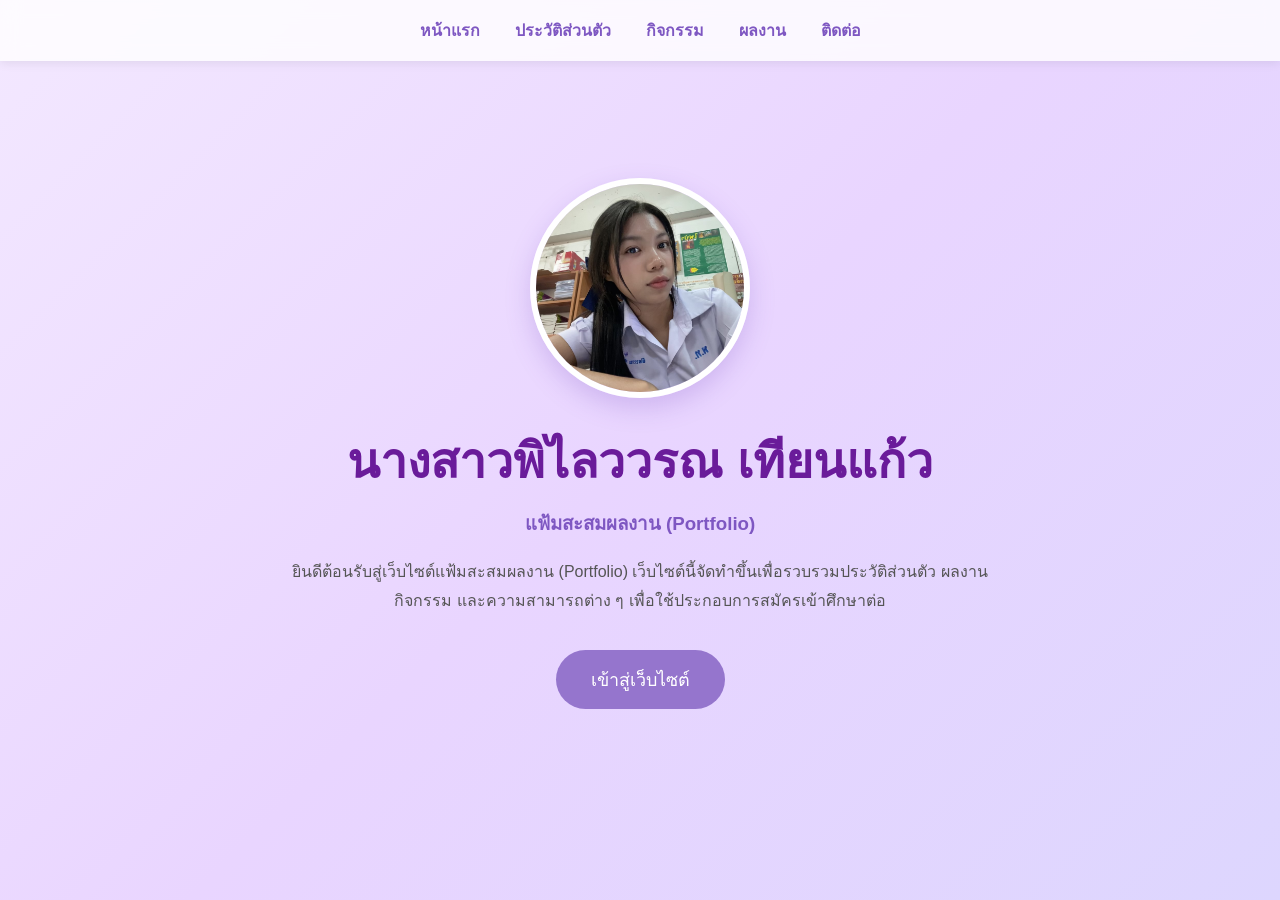
<file: index.html>
<!DOCTYPE html>
<html lang="th">
<head>
<meta charset="UTF-8">
<meta name="viewport" content="width=device-width, initial-scale=1.0">
<title>Portfolio | หน้าแรก</title>

<style>

*{
    margin:0;
    padding:0;
    box-sizing:border-box;
    font-family:'Kanit',sans-serif;
}

body{
    background:linear-gradient(135deg,#F3E8FF,#E9D5FF,#DDD6FE);
    min-height:100vh;
}

nav{
    background:rgba(255,255,255,0.8);
    backdrop-filter:blur(10px);
    display:flex;
    justify-content:center;
    gap:35px;
    padding:18px;
    box-shadow:0 2px 10px rgba(0,0,0,.08);
}

nav a{
    text-decoration:none;
    color:#7E57C2;
    font-weight:bold;
    transition:.3s;
}

nav a:hover{
    color:#5E35B1;
}

.hero{
    display:flex;
    flex-direction:column;
    justify-content:center;
    align-items:center;
    text-align:center;
    height:85vh;
    padding:20px;
}

.hero img{
    width:220px;
    height:220px;
    border-radius:50%;
    object-fit:cover;
    border:6px solid white;
    box-shadow:0 10px 25px rgba(126,87,194,.25);
}

.hero h1{
    margin-top:25px;
    font-size:48px;
    color:#6A1B9A;
}

.hero h3{
    margin-top:10px;
    color:#7E57C2;
}

.hero p{
    max-width:700px;
    margin-top:20px;
    color:#555;
    line-height:1.8;
}

.btn{
    margin-top:35px;
    background:#9575CD;
    color:white;
    padding:15px 35px;
    border-radius:50px;
    text-decoration:none;
    transition:.3s;
    font-size:18px;
}

.btn:hover{
    background:#7E57C2;
}

</style>

</head>

<body>

<nav>
<a href="index.html">หน้าแรก</a>
<a href="about.html">ประวัติส่วนตัว</a>
<a href="activities.html">กิจกรรม</a>
<a href="achievements.html">ผลงาน</a>
<a href="contact.html">ติดต่อ</a>
</nav>

<section class="hero">

<img src="images/IMG_5996.jpeg">

<h1>นางสาวพิไลววรณ เทียนแก้ว</h1>

<h3>แฟ้มสะสมผลงาน (Portfolio)</h3>

<p>
ยินดีต้อนรับสู่เว็บไซต์แฟ้มสะสมผลงาน (Portfolio)
เว็บไซต์นี้จัดทำขึ้นเพื่อรวบรวมประวัติส่วนตัว ผลงาน กิจกรรม
และความสามารถต่าง ๆ เพื่อใช้ประกอบการสมัครเข้าศึกษาต่อ
</p>

<a href="about.html" class="btn">เข้าสู่เว็บไซต์</a>

</section>

</body>
</html>
</file>
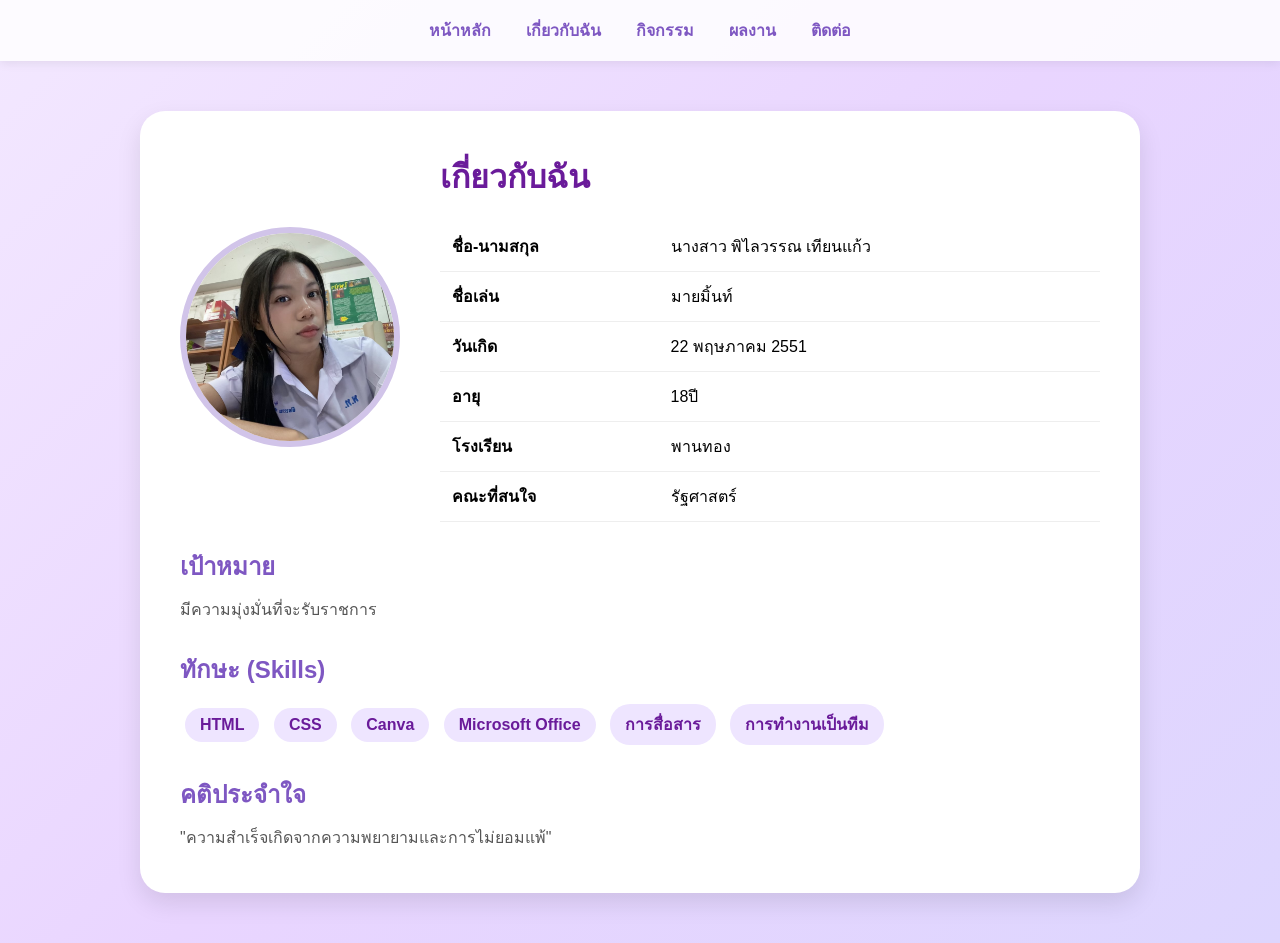
<file: about.html>
<!DOCTYPE html>
<html lang="th">
<head>
<meta charset="UTF-8">
<meta name="viewport" content="width=device-width, initial-scale=1.0">
<title>เกี่ยวกับฉัน</title>

<style>

*{
margin:0;
padding:0;
box-sizing:border-box;
font-family:'Kanit',sans-serif;
}

body{
background:linear-gradient(135deg,#F3E8FF,#E9D5FF,#DDD6FE);
}

nav{
background:rgba(255,255,255,.85);
padding:18px;
display:flex;
justify-content:center;
gap:35px;
box-shadow:0 2px 10px rgba(0,0,0,.08);
}

nav a{
text-decoration:none;
color:#7E57C2;
font-weight:bold;
}

nav a:hover{
color:#5E35B1;
}

.container{
max-width:1000px;
margin:50px auto;
background:white;
padding:40px;
border-radius:25px;
box-shadow:0 10px 25px rgba(0,0,0,.1);
}

.profile{
display:flex;
flex-wrap:wrap;
align-items:center;
justify-content:center;
gap:40px;
}

.profile img{
width:220px;
height:220px;
border-radius:50%;
object-fit:cover;
border:6px solid #D1C4E9;
}

.info{
flex:1;
min-width:280px;
}

h1{
color:#6A1B9A;
margin-bottom:20px;
}

h2{
color:#7E57C2;
margin-top:25px;
margin-bottom:10px;
}

p{
line-height:1.8;
color:#555;
}

table{
width:100%;
border-collapse:collapse;
margin-top:15px;
}

table td{
padding:12px;
border-bottom:1px solid #eee;
}

.skill{
background:#EEE5FF;
padding:8px 15px;
border-radius:20px;
display:inline-block;
margin:5px;
color:#6A1B9A;
font-weight:bold;
}

</style>

</head>

<body>

<nav>
<a href="index.html">หน้าหลัก</a>
<a href="about.html">เกี่ยวกับฉัน</a>
<a href="activities.html">กิจกรรม</a>
<a href="achievements.html">ผลงาน</a>
<a href="contact.html">ติดต่อ</a>
</nav>

<div class="container">

<div class="profile">

<img src="images/IMG_5996.jpeg">

<div class="info">

<h1>เกี่ยวกับฉัน</h1>

<table>
<tr>
<td><strong>ชื่อ-นามสกุล</strong></td>
<td>นางสาว พิไลวรรณ เทียนแก้ว</td>
</tr>

<tr>
<td><strong>ชื่อเล่น</strong></td>
<td>มายมิ้นท์</td>
</tr>

<tr>
<td><strong>วันเกิด</strong></td>
<td>22 พฤษภาคม 2551</td>
</tr>

<tr>
<td><strong>อายุ</strong></td>
<td>18ปี</td>
</tr>

<tr>
<td><strong>โรงเรียน</strong></td>
<td>พานทอง</td>
</tr>

<tr>
<td><strong>คณะที่สนใจ</strong></td>
<td>รัฐศาสตร์</td>
</tr>

</table>

</div>

</div>

<h2>เป้าหมาย</h2>

<p>
มีความมุ่งมั่นที่จะรับราชการ
</p>

<h2>ทักษะ (Skills)</h2>

<span class="skill">HTML</span>
<span class="skill">CSS</span>
<span class="skill">Canva</span>
<span class="skill">Microsoft Office</span>
<span class="skill">การสื่อสาร</span>
<span class="skill">การทำงานเป็นทีม</span>

<h2>คติประจำใจ</h2>

<p>
"ความสำเร็จเกิดจากความพยายามและการไม่ยอมแพ้"
</p>

</div>

</body>
</html>
</file>
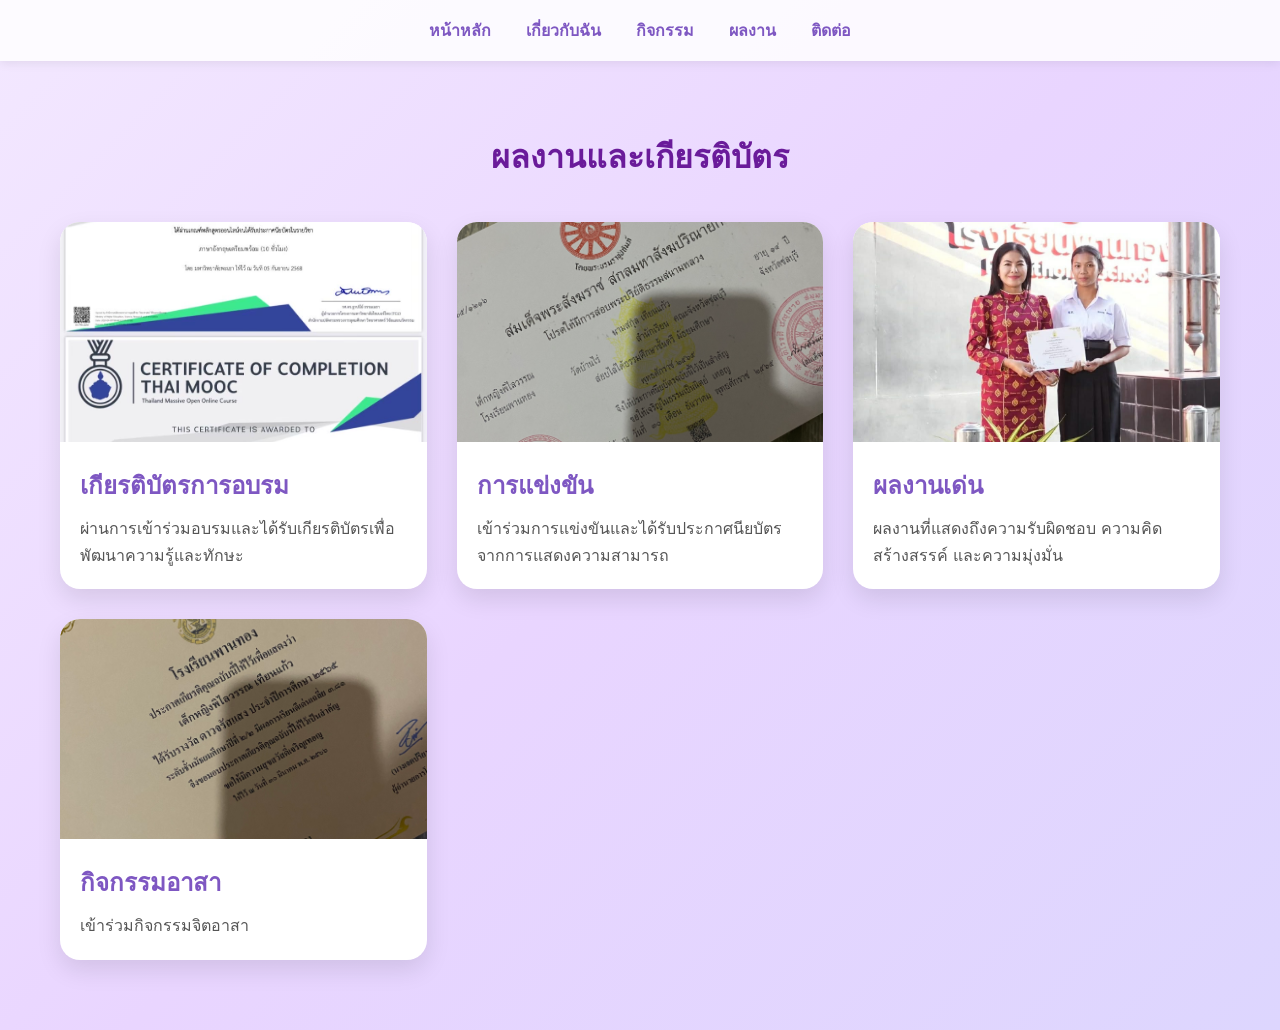
<file: achievements.html>
<!DOCTYPE html>
<html lang="th">
<head>
<meta charset="UTF-8">
<meta name="viewport" content="width=device-width, initial-scale=1.0">
<title>ผลงานและเกียรติบัตร</title>

<style>

*{
margin:0;
padding:0;
box-sizing:border-box;
font-family:'Kanit',sans-serif;
}

body{
background:linear-gradient(135deg,#F3E8FF,#E9D5FF,#DDD6FE);
}

nav{
background:rgba(255,255,255,.85);
padding:18px;
display:flex;
justify-content:center;
gap:35px;
box-shadow:0 2px 10px rgba(0,0,0,.08);
}

nav a{
text-decoration:none;
color:#7E57C2;
font-weight:bold;
}

nav a:hover{
color:#5E35B1;
}

.container{
max-width:1200px;
margin:50px auto;
padding:20px;
}

h1{
text-align:center;
color:#6A1B9A;
margin-bottom:40px;
}

.cards{
display:grid;
grid-template-columns:repeat(auto-fit,minmax(280px,1fr));
gap:30px;
}

.card{
background:white;
border-radius:20px;
overflow:hidden;
box-shadow:0 10px 25px rgba(0,0,0,.1);
transition:.3s;
}

.card:hover{
transform:translateY(-8px);
}

.card img{
width:100%;
height:220px;
object-fit:cover;
}

.content{
padding:20px;
}

.content h2{
color:#7E57C2;
margin-bottom:10px;
}

.content p{
color:#555;
line-height:1.7;
}

</style>

</head>

<body>

<nav>
<a href="index.html">หน้าหลัก</a>
<a href="about.html">เกี่ยวกับฉัน</a>
<a href="activities.html">กิจกรรม</a>
<a href="achievements.html">ผลงาน</a>
<a href="contact.html">ติดต่อ</a>
</nav>

<div class="container">

<h1>ผลงานและเกียรติบัตร</h1>

<div class="cards">

<div class="card">
<img src="images/IMG_6581.jpeg"เกียรติบัตร 1">
<div class="content">
<h2>เกียรติบัตรการอบรม</h2>
<p>
ผ่านการเข้าร่วมอบรมและได้รับเกียรติบัตรเพื่อพัฒนาความรู้และทักษะ
</p>
</div>
</div>

<div class="card">
<img src="images/IMG_6566.jpeg"เกียรติบัตร 2">
<div class="content">
<h2>การแข่งขัน</h2>
<p>
เข้าร่วมการแข่งขันและได้รับประกาศนียบัตรจากการแสดงความสามารถ
</p>
</div>
</div>

<div class="card">
<img src="images/att.Bpplt0LwqAXov_7r3Mm3jOm__o1nYCKCTklp2nlYSa8.jpeg">
<div class="content">
<h2>ผลงานเด่น</h2>
<p>
ผลงานที่แสดงถึงความรับผิดชอบ ความคิดสร้างสรรค์ และความมุ่งมั่น
</p>
</div>
</div>

<div class="card">
<img src="images/IMG_6567.jpeg"เกียรติบัตร 4">
<div class="content">
<h2>กิจกรรมอาสา</h2>
<p>
เข้าร่วมกิจกรรมจิตอาสา
</p>
</div>
</div>

</div>

</div>

</body>
</html>
</file>
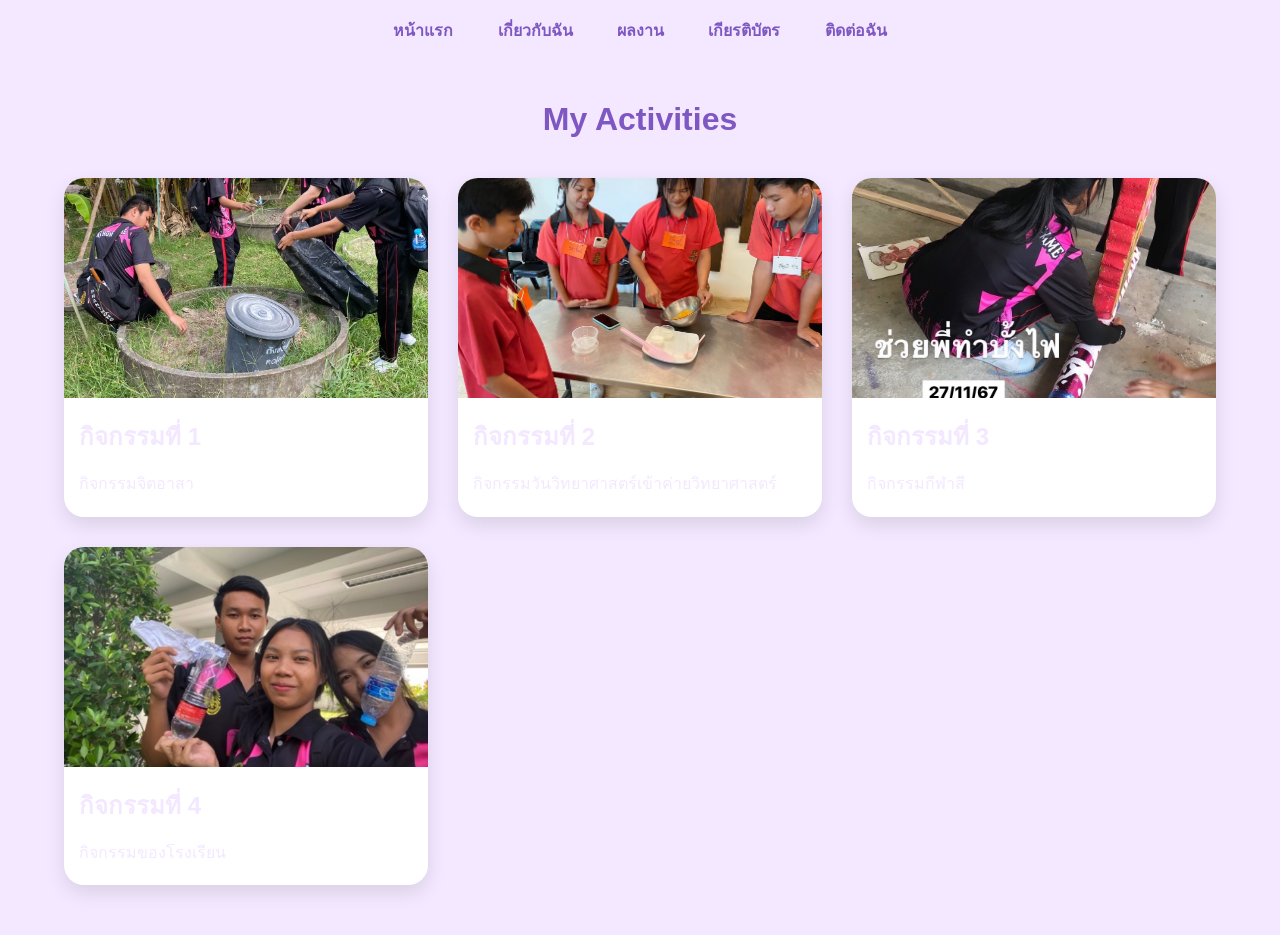
<file: activities.html>
<!DOCTYPE html>
<html lang="th">
<head>
<meta charset="UTF-8">
<meta name="viewport" content="width=device-width, initial-scale=1.0">
<title>Activities</title>

<style>

*{
    margin:0;
    padding:0;
    box-sizing:border-box;
    font-family:Arial,sans-serif;
}

body{
    background:#F3E8FF;
}

nav{
    background:#F3E8FF;
    padding:18px;
    text-align:center;
}

nav a{
    margin:20px;
    text-decoration:none;
    color:#7E57C2;
    font-weight:bold;
}

h1{
    text-align:center;
    color:#7E57C2;
    margin:40px 0;
}

.container{
    width:90%;
    margin:auto;
    display:grid;
    grid-template-columns:repeat(auto-fit,minmax(280px,1fr));
    gap:30px;
    padding-bottom:50px;
}

.card{
    background:white;
    border-radius:20px;
    overflow:hidden;
    box-shadow:0 8px 20px rgba(0,0,0,.1);
    transition:.3s;
}

.card:hover{
    transform:translateY(-8px);
}

.card img{
    width:100%;
    height:220px;
    object-fit:cover;
}

.card h2{
    color:#F3E8FF;
    padding:15px;
}

.card p{
    color:#F3E8FF;
    padding:0 15px 20px;
    line-height:1.6;
}

</style>

</head>

<body>

<nav>
<a href="index.html">หน้าแรก</a>
<a href="about.html">เกี่ยวกับฉัน</a>
<a href="activities.html">ผลงาน</a>
<a href="achievements.html">เกียรติบัตร</a>
<a href="contact.html">ติดต่อฉัน</a>
</nav>
<h1>My Activities</h1>

<div class="container">

<div class="card">
<img src="images/IMG_6570.jpeg">
<h2>กิจกรรมที่ 1</h2>
<p>
กิจกรรมจิตอาสา
</p>
</div>

<div class="card">
<img src="images/IMG_6571.jpeg">
<h2>กิจกรรมที่ 2</h2>
<p>
กิจกรรมวันวิทยาศาสตร์เข้าค่ายวิทยาศาสตร์
</p>
</div>

<div class="card">
<img src="images/IMG_6608.jpeg">
<h2>กิจกรรมที่ 3</h2>
<p>
กิจกรรมกีฬาสี
</p>
</div>

<div class="card">
<img src="images/IMG_6572.jpeg">
<h2>กิจกรรมที่ 4</h2>
<p>
กิจกรรมของโรงเรียน
</p>
</div>

</div>

</body>
</html>
</file>
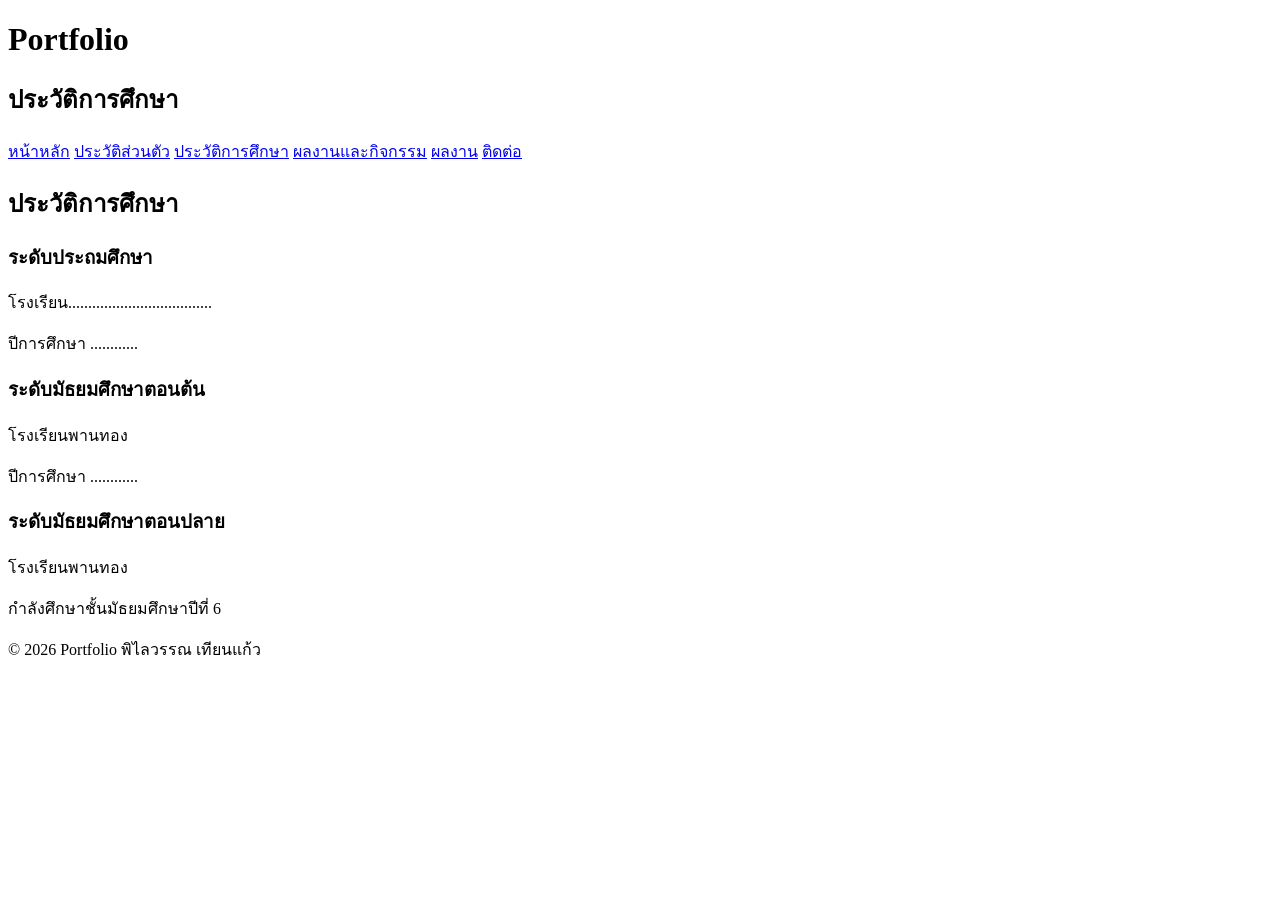
<file: education.html>
<!DOCTYPE html>
<html lang="th">
<head>
    <meta charset="UTF-8">
    <title>ประวัติการศึกษา</title>
    <link rel="stylesheet" href="style.css">
</head>

<body>

<header>
    <h1>Portfolio</h1>
    <h2>ประวัติการศึกษา</h2>
</header>

<nav>
    <a href="index.html">หน้าหลัก</a>
    <a href="profile.html">ประวัติส่วนตัว</a>
    <a href="education.html">ประวัติการศึกษา</a>
    <a href="activities.html">ผลงานและกิจกรรม</a>
    <a href="works.html">ผลงาน</a>
    <a href="contact.html">ติดต่อ</a>
</nav>

<div class="container">

    <h2>ประวัติการศึกษา</h2>

    <div class="education-box">
        <h3>ระดับประถมศึกษา</h3>
        <p>โรงเรียน....................................</p>
        <p>ปีการศึกษา ............</p>
    </div>

    <div class="education-box">
        <h3>ระดับมัธยมศึกษาตอนต้น</h3>
        <p>โรงเรียนพานทอง</p>
        <p>ปีการศึกษา ............</p>
    </div>

    <div class="education-box">
        <h3>ระดับมัธยมศึกษาตอนปลาย</h3>
        <p>โรงเรียนพานทอง</p>
        <p>กำลังศึกษาชั้นมัธยมศึกษาปีที่ 6</p>
    </div>

</div>

<footer>
    © 2026 Portfolio พิไลวรรณ เทียนแก้ว
</footer>

</body>
</html>
</file>
<file: style.css>
.cover{
    width:80%;
    margin:40px auto;
    padding:40px;
    background:#F3E8FF;
    border-radius:30px;
    text-align:center;
    box-shadow:0 5px 15px rgba(0,0,0,0.1);
}


.cover img{
    width:250px;
    height:250px;
    object-fit:cover;
    border-radius:50%;
    border:8px solid #D8B4FE;
}


.cover h2{
    color:#6B4FA3;
}


.cover p{
    font-size:22px;
    color:#555;
}
</file>
